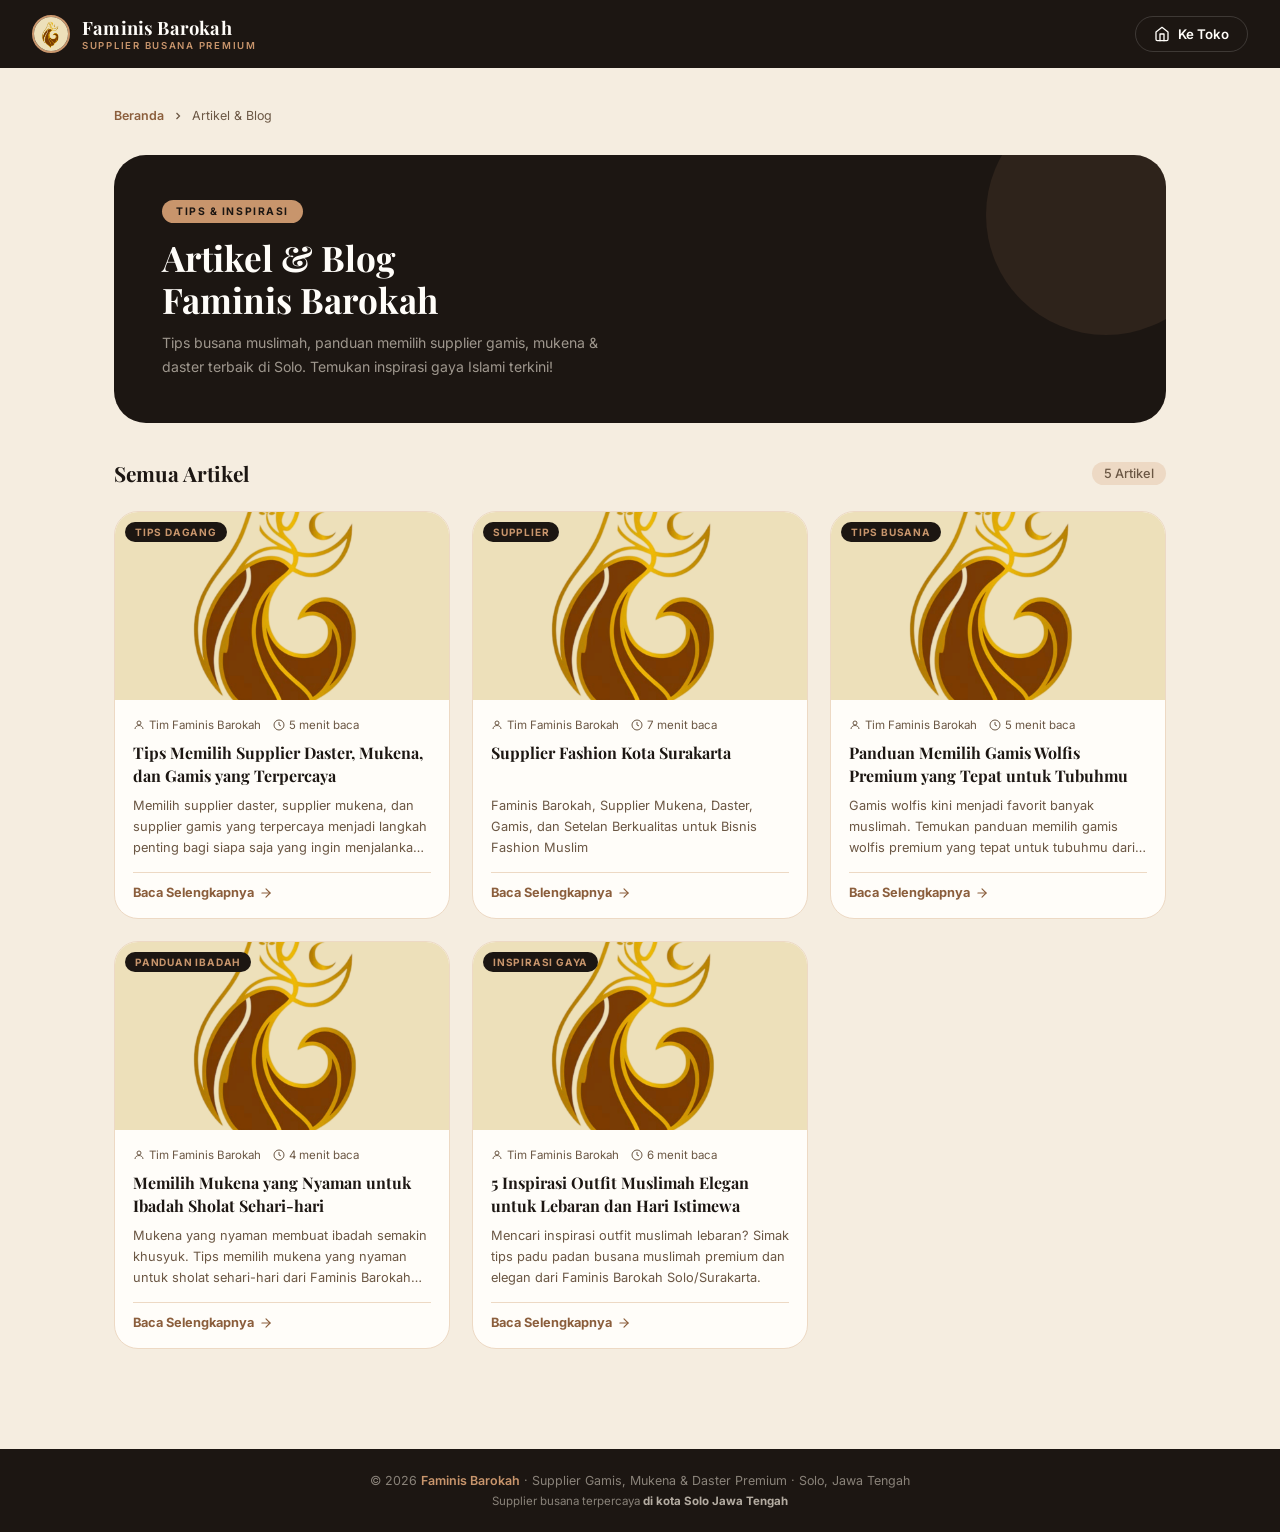
<file: artikel.html>
<!DOCTYPE html>
<html lang="id" prefix="og: https://ogp.me/ns#">

<head>
  <meta charset="UTF-8">
  <meta name="viewport" content="width=device-width, initial-scale=1.0">
  <title id="page-title">Artikel &amp; Blog — Faminis Barokah | Supplier Daster &amp; Mukena Solo/Surakarta</title>
  <meta id="meta-description" name="description"
    content="Baca artikel tips busana muslimah, panduan memilih gamis, mukena, daster dari Faminis Barokah — supplier daster &amp; mukena terpercaya di kota Solo (Surakarta).">
  <meta id="meta-keywords" name="keywords"
    content="supplier daster solo, supplier daster surakarta, supplier mukena solo, supplier mukena surakarta, supplier kota solo, supplier surakarta, faminis barokah">
  <meta name="author" content="Faminis Barokah">
  <meta name="robots" content="index, follow, max-image-preview:large, max-snippet:-1, max-video-preview:-1">
  <meta name="theme-color" content="#1C1612">
  <meta name="google-site-verification" content="CIRZWqxA-xMTuaqORacT7awMSJIpzyz1QcKTmX0oe0s">
  <link rel="icon" type="image/svg+xml" href="/favicon.svg">
  <link rel="shortcut icon" href="/favicon.svg">
  <link rel="apple-touch-icon" href="logofaminis.png">
  <link rel="canonical" id="meta-canonical" href="https://faminisbarokah.my.id/artikel.html">

  <!-- Open Graph -->
  <meta id="og-title" property="og:title" content="Artikel &amp; Blog — Faminis Barokah | Supplier Daster &amp; Mukena Solo/Surakarta">
  <meta id="og-description" property="og:description"
    content="Tips busana muslimah dari Faminis Barokah — supplier daster &amp; mukena terpercaya di kota Solo (Surakarta).">
  <meta id="og-image" property="og:image" content="https://faminisbarokah.my.id/logofaminis.png">
  <meta property="og:image:width" content="1200">
  <meta property="og:image:height" content="630">
  <meta id="og-url" property="og:url" content="https://faminisbarokah.my.id/artikel.html">
  <meta property="og:type" content="website">
  <meta property="og:locale" content="id_ID">
  <meta property="og:site_name" content="Faminis Barokah">

  <!-- Twitter Card -->
  <meta name="twitter:card" content="summary_large_image">
  <meta id="tw-title" name="twitter:title" content="Artikel &amp; Blog — Faminis Barokah | Supplier Daster &amp; Mukena Solo/Surakarta">
  <meta id="tw-description" name="twitter:description"
    content="Tips busana muslimah dari Faminis Barokah — supplier daster &amp; mukena terpercaya di kota Solo (Surakarta).">
  <meta id="tw-image" name="twitter:image" content="https://faminisbarokah.my.id/logofaminis.png">

  <!-- Structured Data (Listing) -->
  <script type="application/ld+json" id="structured-data">
  {
    "@context": "https://schema.org",
    "@type": "Blog",
    "@id": "https://faminisbarokah.my.id/artikel.html",
    "name": "Blog Faminis Barokah",
    "description": "Artikel tips busana muslimah dari supplier daster & mukena terpercaya di kota Solo (Surakarta)",
    "url": "https://faminisbarokah.my.id/artikel.html",
    "publisher": {
      "@type": "Organization",
      "name": "Faminis Barokah",
      "url": "https://faminisbarokah.my.id/",
      "logo": { "@type": "ImageObject", "url": "https://faminisbarokah.my.id/logofaminis.png" }
    },
    "breadcrumb": {
      "@type": "BreadcrumbList",
      "itemListElement": [
        { "@type": "ListItem", "position": 1, "name": "Beranda", "item": "https://faminisbarokah.my.id/" },
        { "@type": "ListItem", "position": 2, "name": "Artikel & Blog", "item": "https://faminisbarokah.my.id/artikel.html" }
      ]
    }
  }
  </script>

  <link rel="preconnect" href="https://fonts.googleapis.com">
  <link href="https://fonts.googleapis.com/css2?family=Playfair+Display:ital,wght@0,400;0,600;0,700;1,400&family=Inter:wght@300;400;500;600;700&display=swap" rel="stylesheet">
  
  <!-- CSS Eksternal (Lebih cepat, cacheable, mengurangi berat HTML) -->
  <link rel="stylesheet" href="artikel.css?v=1.2">

  <!-- Synchronous Head SEO Script (Berjalan instan sebelum DOM digambar untuk bot/crawler) -->
  <script>
    (function() {
      function generateSlug(text) {
        if (!text) return '';
        return text.toString().toLowerCase()
          .replace(/\s+/g, '-')           
          .replace(/[^\w\-]+/g, '')       
          .replace(/\-\-+/g, '-')         
          .replace(/^-+/, '')             
          .replace(/-+$/, '');            
      }
      
      const urlParams = new URLSearchParams(window.location.search);
      let slug = urlParams.get('slug');
      const path = window.location.pathname;
      const match = path.match(/\/artikel\/([a-zA-Z0-9_-]+)/);
      if (match) {
        slug = match[1];
      }

      if (slug) {
        // Mock lookup array
        const list = [
          { judul: 'Tips Memilih Supplier Daster, Mukena, dan Gamis yang Terpercaya', ringkasan: 'Memilih supplier daster, supplier mukena, dan supplier gamis yang terpercaya menjadi langkah penting bagi siapa saja yang ingin menjalankan bisnis fashion muslim maupun pakaian rumahan.', kategori: 'Tips Dagang' },
          { judul: 'Supplier Fashion Kota Surakarta', ringkasan: 'Faminis Barokah, Supplier Mukena, Daster, Gamis, dan Setelan Berkualitas untuk Bisnis Fashion Muslim', kategori: 'Supplier' },
          { judul: 'Panduan Memilih Gamis Wolfis Premium yang Tepat untuk Tubuhmu', ringkasan: 'Gamis wolfis kini menjadi favorit banyak muslimah. Namun, memilih yang tepat butuh pertimbangan khusus.', kategori: 'Tips Busana' },
          { judul: 'Memilih Mukena yang Nyaman untuk Ibadah Sholat Sehari-hari', ringkasan: 'Mukena yang nyaman membuat ibadah semakin khusyuk. Tips memilih mukena terbaik dari supplier mukena premium di Solo.', kategori: 'Panduan Ibadah' },
          { judul: '5 Inspirasi Outfit Muslimah Elegan untuk Lebaran dan Hari Istimewa', ringkasan: 'Hari istimewa butuh tampilan yang istimewa. Temukan 5 inspirasi outfit muslimah elegan.', kategori: 'Inspirasi Gaya' }
        ];
        
        const a = list.find(x => generateSlug(x.judul) === slug);
        if (a) {
          const title = `${a.judul} — Faminis Barokah`;
          const desc = `${a.ringkasan} | Faminis Barokah — Supplier gamis, mukena & daster premium di Solo.`;
          const canonical = match 
            ? `https://faminisbarokah.my.id/artikel/${slug}` 
            : `https://faminisbarokah.my.id/artikel.html?slug=${slug}`;
          
          document.title = title;
          
          // Helper to create or update meta tags dynamically
          const updateTag = (id, selector, attribute, value) => {
            let el = id ? document.getElementById(id) : document.querySelector(selector);
            if (el) el.setAttribute(attribute, value);
          };
          
          window.addEventListener('DOMContentLoaded', () => {
            updateTag('page-title', null, 'textContent', title);
            updateTag('meta-description', null, 'content', desc);
            updateTag('meta-canonical', null, 'href', canonical);
            updateTag('og-title', null, 'content', title);
            updateTag('og-description', null, 'content', desc);
            updateTag('og-url', null, 'content', canonical);
            updateTag('tw-title', null, 'content', title);
            updateTag('tw-description', null, 'content', desc);
          });
        }
      }
    })();
  </script>

  <!-- Tag Canonical Self-Referencing Dinamis (SEO Target) -->
  <script>
    (function() {
      var origin = 'https://faminisbarokah.my.id';
      var path = window.location.pathname;
      if (path !== '/' && path.endsWith('/')) {
        path = path.slice(0, -1);
      }
      var params = new URLSearchParams(window.location.search);
      var cleanParams = new URLSearchParams();
      var seoParams = ['product', 'slug', 'id', 'action'];
      seoParams.forEach(function(p) {
        if (params.has(p)) {
          cleanParams.set(p, params.get(p));
        }
      });
      var query = cleanParams.toString();
      var canonicalUrl = origin + path + (query ? '?' + query : '');
      var canonicalLink = document.querySelector('link[rel="canonical"]');
      if (!canonicalLink) {
        canonicalLink = document.createElement('link');
        canonicalLink.setAttribute('rel', 'canonical');
        document.head.appendChild(canonicalLink);
      }
      canonicalLink.setAttribute('href', canonicalUrl);
    })();
  </script>
</head>

<body>
  <!-- TOPBAR (Dioptimalkan SEO: Brand h1 diubah ke div agar h1 hanya untuk judul halaman) -->
  <header class="topbar" role="banner">
    <a href="index.html" class="topbar-logo" aria-label="Faminis Barokah Beranda">
      <div class="topbar-logo-img">
        <img src="logofaminis.png" alt="Logo Faminis Barokah" onerror="this.src='logofaminis.png'">
      </div>
      <div class="topbar-brand">
        <div class="brand-title">Faminis Barokah</div>
        <p>Supplier Busana Premium</p>
      </div>
    </a>
    <a href="index.html" class="topbar-back" id="topbar-back-btn">
      <svg xmlns="http://www.w3.org/2000/svg" viewBox="0 0 24 24" fill="none" stroke="currentColor" stroke-width="2"
        stroke-linecap="round" stroke-linejoin="round">
        <path d="M3 9l9-7 9 7v11a2 2 0 01-2 2H5a2 2 0 01-2-2z" />
        <polyline points="9 22 9 12 15 12 15 22" />
      </svg>
      <span>Ke Toko</span>
    </a>
  </header>

  <div class="container">
    <!-- ═══════════════ VIEW: LISTING ═══════════════ -->
    <div id="view-list">
      <!-- BREADCRUMB -->
      <nav class="breadcrumb" aria-label="Breadcrumb">
        <a href="index.html">Beranda</a>
        <svg xmlns="http://www.w3.org/2000/svg" viewBox="0 0 24 24" fill="none" stroke="currentColor" stroke-width="2.5">
          <polyline points="9 18 15 12 9 6" />
        </svg>
        <span>Artikel & Blog</span>
      </nav>

      <!-- HERO -->
      <div class="blog-hero">
        <span class="blog-hero-badge">Tips & Inspirasi</span>
        <h1 class="playfair">Artikel & Blog<br>Faminis Barokah</h1>
        <p>Tips busana muslimah, panduan memilih supplier gamis, mukena & daster terbaik di Solo. Temukan inspirasi gaya Islami terkini!</p>
      </div>

      <!-- ARTIKEL LIST FALLBACK (Prerendered untuk SEO Crawler & Instant LCP) -->
      <div class="section-header">
        <h2 class="section-title playfair">Semua Artikel</h2>
        <span class="section-count" id="article-count">3 Artikel</span>
      </div>
      <div class="blog-grid" id="article-grid">
        
        <!-- Fallback Artikel 1 (Gamis) -->
        <a href="artikel/panduan-memilih-gamis-wolfis-premium-yang-tepat-untuk-tubuhmu" class="blog-card" data-id="b1">
          <div class="blog-card-img">
            <img src="logofaminis.png" alt="Panduan Memilih Gamis Wolfis Premium - Supplier Gamis Solo" loading="lazy">
            <span class="blog-card-cat">Tips Busana</span>
          </div>
          <div class="blog-card-body">
            <div class="blog-card-meta">
              <span><svg xmlns="http://www.w3.org/2000/svg" viewBox="0 0 24 24" fill="none" stroke="currentColor" stroke-width="2"><circle cx="12" cy="8" r="4"/><path d="M4 20c0-4 3.6-7 8-7s8 3 8 7"/></svg>Tim Faminis Barokah</span>
              <span><svg xmlns="http://www.w3.org/2000/svg" viewBox="0 0 24 24" fill="none" stroke="currentColor" stroke-width="2"><circle cx="12" cy="12" r="10"/><polyline points="12 6 12 12 16 14"/></svg>5 mnt baca</span>
            </div>
            <h2 class="blog-card-title">Panduan Memilih Gamis Wolfis Premium yang Tepat untuk Tubuhmu</h2>
            <p class="blog-card-excerpt">Gamis wolfis kini menjadi favorit banyak muslimah. Temukan panduan memilih gamis wolfis premium yang tepat untuk tubuhmu dari Faminis Barokah Solo (Surakarta).</p>
            <div class="blog-card-footer">
              <span class="blog-read-more">Baca Selengkapnya
                <svg xmlns="http://www.w3.org/2000/svg" viewBox="0 0 24 24" fill="none" stroke="currentColor" stroke-width="2" stroke-linecap="round" stroke-linejoin="round"><line x1="5" y1="12" x2="19" y2="12"/><polyline points="12 5 19 12 12 19"/></svg>
              </span>
            </div>
          </div>
        </a>

        <!-- Fallback Artikel 2 (Mukena) -->
        <a href="artikel/memilih-mukena-yang-nyaman-untuk-ibadah-sholat-sehari-hari" class="blog-card" data-id="b2">
          <div class="blog-card-img">
            <img src="logofaminis.png" alt="Memilih Mukena yang Nyaman untuk Sholat - Supplier Mukena Surakarta" loading="lazy">
            <span class="blog-card-cat">Panduan Ibadah</span>
          </div>
          <div class="blog-card-body">
            <div class="blog-card-meta">
              <span><svg xmlns="http://www.w3.org/2000/svg" viewBox="0 0 24 24" fill="none" stroke="currentColor" stroke-width="2"><circle cx="12" cy="8" r="4"/><path d="M4 20c0-4 3.6-7 8-7s8 3 8 7"/></svg>Tim Faminis Barokah</span>
              <span><svg xmlns="http://www.w3.org/2000/svg" viewBox="0 0 24 24" fill="none" stroke="currentColor" stroke-width="2"><circle cx="12" cy="12" r="10"/><polyline points="12 6 12 12 16 14"/></svg>4 mnt baca</span>
            </div>
            <h2 class="blog-card-title">Memilih Mukena yang Nyaman untuk Ibadah Sholat Sehari-hari</h2>
            <p class="blog-card-excerpt">Mukena yang nyaman membuat ibadah semakin khusyuk. Tips memilih mukena yang nyaman untuk sholat sehari-hari dari Faminis Barokah Surakarta.</p>
            <div class="blog-card-footer">
              <span class="blog-read-more">Baca Selengkapnya
                <svg xmlns="http://www.w3.org/2000/svg" viewBox="0 0 24 24" fill="none" stroke="currentColor" stroke-width="2" stroke-linecap="round" stroke-linejoin="round"><line x1="5" y1="12" x2="19" y2="12"/><polyline points="12 5 19 12 12 19"/></svg>
              </span>
            </div>
          </div>
        </a>

        <!-- Fallback Artikel 3 (Outfit Lebaran) -->
        <a href="artikel/5-inspirasi-outfit-muslimah-elegan-untuk-lebaran-dan-hari-istimewa" class="blog-card" data-id="b3">
          <div class="blog-card-img">
            <img src="logofaminis.png" alt="Inspirasi Outfit Muslimah Lebaran - Supplier Daster &amp; Mukena Solo" loading="lazy">
            <span class="blog-card-cat">Inspirasi Gaya</span>
          </div>
          <div class="blog-card-body">
            <div class="blog-card-meta">
              <span><svg xmlns="http://www.w3.org/2000/svg" viewBox="0 0 24 24" fill="none" stroke="currentColor" stroke-width="2"><circle cx="12" cy="8" r="4"/><path d="M4 20c0-4 3.6-7 8-7s8 3 8 7"/></svg>Tim Faminis Barokah</span>
              <span><svg xmlns="http://www.w3.org/2000/svg" viewBox="0 0 24 24" fill="none" stroke="currentColor" stroke-width="2"><circle cx="12" cy="12" r="10"/><polyline points="12 6 12 12 16 14"/></svg>6 mnt baca</span>
            </div>
            <h2 class="blog-card-title">5 Inspirasi Outfit Muslimah Elegan untuk Lebaran dan Hari Istimewa</h2>
            <p class="blog-card-excerpt">Mencari inspirasi outfit muslimah lebaran yang elegan? Simak tips padu padan busana muslimah premium dari Faminis Barokah Solo (Surakarta).</p>
            <div class="blog-card-footer">
              <span class="blog-read-more">Baca Selengkapnya
                <svg xmlns="http://www.w3.org/2000/svg" viewBox="0 0 24 24" fill="none" stroke="currentColor" stroke-width="2" stroke-linecap="round" stroke-linejoin="round"><line x1="5" y1="12" x2="19" y2="12"/><polyline points="12 5 19 12 12 19"/></svg>
              </span>
            </div>
          </div>
        </a>

      </div>
    </div>

    <!-- ═══════════════ VIEW: DETAIL ═══════════════ -->
    <div id="view-detail">
      <!-- BREADCRUMB DETAIL -->
      <nav class="breadcrumb" aria-label="Breadcrumb" id="breadcrumb-detail">
        <a href="index.html">Beranda</a>
        <svg xmlns="http://www.w3.org/2000/svg" viewBox="0 0 24 24" fill="none" stroke="currentColor" stroke-width="2.5">
          <polyline points="9 18 15 12 9 6" />
        </svg>
        <a href="artikel.html">Artikel</a>
        <svg xmlns="http://www.w3.org/2000/svg" viewBox="0 0 24 24" fill="none" stroke="currentColor" stroke-width="2.5">
          <polyline points="9 18 15 12 9 6" />
        </svg>
        <span id="breadcrumb-article-title">Artikel</span>
      </nav>

      <!-- BACK BTN -->
      <div class="back-btn-row">
        <button class="back-btn" onclick="showList()" aria-label="Kembali ke daftar artikel">
          <svg xmlns="http://www.w3.org/2000/svg" viewBox="0 0 24 24" fill="none" stroke="currentColor" stroke-width="2"
            stroke-linecap="round" stroke-linejoin="round">
            <polyline points="15 18 9 12 15 6" />
          </svg>
        </button>
        <span class="back-btn-label">Kembali ke Semua Artikel</span>
      </div>

      <div class="detail-wrap">
        <span class="detail-cat-badge" id="detail-cat"></span>
        <h1 class="detail-title" id="detail-title"></h1>
        <div class="detail-meta" id="detail-meta"></div>
        <div class="detail-cover" id="detail-cover"></div>
        <div class="detail-content" id="detail-content"></div>

        <!-- SHARE -->
        <div class="share-row">
          <span class="share-label">Bagikan:</span>
          <button class="share-btn" id="share-wa" onclick="shareWA()">
            <svg viewBox="0 0 24 24" fill="currentColor" style="color:#25D366">
              <path d="M.057 24l1.687-6.163c-1.041-1.804-1.588-3.849-1.587-5.946.003-6.556 5.338-11.891 11.893-11.891 3.181.001 6.167 1.24 8.413 3.488 2.245 2.248 3.481 5.236 3.48 8.414-.003 6.557-5.338 11.892-11.893 11.892-1.99-.001-3.951-.5-5.688-1.448L0 24z" />
            </svg>
            WhatsApp
          </button>
          <button class="share-btn" onclick="copyLink()">
            <svg xmlns="http://www.w3.org/2000/svg" viewBox="0 0 24 24" fill="none" stroke="currentColor" stroke-width="2" stroke-linecap="round" stroke-linejoin="round">
              <path d="M10 13a5 5 0 007.54.54l3-3a5 5 0 00-7.07-7.07l-1.72 1.71" />
              <path d="M14 11a5 5 0 00-7.54-.54l-3 3a5 5 0 007.07 7.07l1.71-1.71" />
            </svg>
            Salin Link
          </button>
        </div>

        <!-- CTA -->
        <div class="cta-box">
          <h3 class="playfair">Tertarik dengan Koleksi Kami?</h3>
          <p>Faminis Barokah — Supplier gamis, mukena & daster premium di Solo, dekat Pasar Klewer. Grosir & eceran tersedia!</p>
          <div class="cta-btn-group">
            <a href="https://wa.me/6288980424363" target="_blank" rel="noopener noreferrer" class="cta-btn wa">
              <svg viewBox="0 0 24 24" fill="currentColor">
                <path d="M.057 24l1.687-6.163c-1.041-1.804-1.588-3.849-1.587-5.946.003-6.556 5.338-11.891 11.893-11.891 3.181.001 6.167 1.24 8.413 3.488 2.245 2.248 3.481 5.236 3.48 8.414-.003 6.557-5.338 11.892-11.893 11.892-1.99-.001-3.951-.5-5.688-1.448L0 24z" />
              </svg>
              Hubungi Admin
            </a>
            <a href="index.html" class="cta-btn toko">
              <svg xmlns="http://www.w3.org/2000/svg" viewBox="0 0 24 24" fill="none" stroke="currentColor" stroke-width="2" stroke-linecap="round" stroke-linejoin="round">
                <path d="M3 9l9-7 9 7v11a2 2 0 01-2 2H5a2 2 0 01-2-2z" />
                <polyline points="9 22 9 12 15 12 15 22" />
              </svg>
              Lihat Koleksi
            </a>
          </div>
        </div>

        <!-- RELATED -->
        <div class="related">
          <h2 class="related-title playfair">Artikel Terkait</h2>
          <div class="related-grid" id="related-grid"></div>
        </div>
      </div>
    </div>
  </div>

  <!-- FOOTER -->
  <footer class="site-footer" role="contentinfo">
    <p>© 2026 <a href="index.html">Faminis Barokah</a> · Supplier Gamis, Mukena & Daster Premium · Solo, Jawa Tengah</p>
    <p style="margin-top:6px;font-size:.72rem">Supplier busana terpercaya <strong style="color:rgba(245,237,224,.7)">di kota Solo Jawa Tengah</strong></p>
  </footer>

  <!-- MOBILE BOTTOM NAV (5 item) -->
  <nav class="mobile-bottom-nav">
    <a href="index.html?page=home" class="mnav-btn" id="mnav-home"><svg xmlns="http://www.w3.org/2000/svg"
        viewBox="0 0 24 24" fill="none" stroke="currentColor" stroke-width="2" stroke-linecap="round"
        stroke-linejoin="round">
        <path d="M3 9l9-7 9 7v11a2 2 0 01-2 2H5a2 2 0 01-2-2z" />
        <polyline points="9 22 9 12 15 12 15 22" />
      </svg><span>Home</span></a>
    <a href="index.html?page=promo" class="mnav-btn" id="mnav-promo"><svg xmlns="http://www.w3.org/2000/svg"
        viewBox="0 0 24 24" fill="none" stroke="currentColor" stroke-width="2" stroke-linecap="round"
        stroke-linejoin="round">
        <path d="M20.59 13.41l-7.17 7.17a2 2 0 01-2.83 0L2 12V2h10l8.59 8.59a2 2 0 010 2.82z" />
        <line x1="7" y1="7" x2="7.01" y2="7" />
      </svg><span>Promo</span></a>
    <a href="artikel.html" class="mnav-btn active" id="mnav-blog"><svg xmlns="http://www.w3.org/2000/svg" viewBox="0 0 24 24"
        fill="none" stroke="currentColor" stroke-width="2" stroke-linecap="round" stroke-linejoin="round">
        <path d="M4 19.5A2.5 2.5 0 016.5 17H20" />
        <path d="M6.5 2H20v20H6.5A2.5 2.5 0 014 19.5v-15A2.5 2.5 0 016.5 2z" />
      </svg><span>Artikel</span></a>
    <a href="index.html?page=cart" class="mnav-btn" id="mnav-cart" style="position:relative"><svg
        xmlns="http://www.w3.org/2000/svg" viewBox="0 0 24 24" fill="none" stroke="currentColor" stroke-width="2"
        stroke-linecap="round" stroke-linejoin="round">
        <path d="M6 2L3 6v14a2 2 0 002 2h14a2 2 0 002-2V6l-3-4z" />
        <line x1="3" y1="6" x2="21" y2="6" />
        <path d="M16 10a4 4 0 01-8 0" />
      </svg><span class="mnav-badge" id="mnav-cart-badge">0</span><span>Keranjang</span></a>
    <a href="index.html?page=about" class="mnav-btn" id="mnav-about"><svg xmlns="http://www.w3.org/2000/svg"
        viewBox="0 0 24 24" fill="none" stroke="currentColor" stroke-width="2" stroke-linecap="round"
        stroke-linejoin="round">
        <path d="M3 9l9-7 9 7v11a2 2 0 01-2 2H5a2 2 0 01-2-2z" />
        <circle cx="12" cy="12" r="3" />
      </svg><span>Toko</span></a>
  </nav>

  <!-- Templated Variable Injection -->
  <script>
    window.SCRIPT_URL = '<?= ScriptApp.getService().getUrl() ?>';
    if (window.SCRIPT_URL.startsWith('<?=')) {
      window.SCRIPT_URL = 'https://script.google.com/macros/s/AKfycbxPIZD8miWMm4nSM8eJOeB9htfbRSbRgeDeBRXLMAlMWf-HAFsOydRuAYk_6IeZCOOn/exec';
    }
  </script>
  
  <!-- Logic Eksternal (Lebih cepat, cacheable, bersih dari HTML) -->
  <script src="artikel.js?v=1.1"></script>
</body>

</html>
</file>
<file: artikel.css>
:root {
  --ink: #1C1612;
  --ink-soft: #6B5744;
  --cream: #F5EDE0;
  --cream-mid: #EDD9C4;
  --cream-light: #FFFDF9;
  --amber: #C8956C;
  --amber-dark: #8B5E3C;
  --amber-pale: #F2DCC8;
  --white: #FFFFFF;
  --success: #4A7C59;
  --radius-sm: 10px;
  --radius-md: 16px;
  --radius-lg: 24px;
  --radius-xl: 32px;
  --shadow-sm: 0 2px 8px rgba(28, 22, 18, .07);
  --shadow-md: 0 6px 24px rgba(28, 22, 18, .10);
  --shadow-lg: 0 16px 48px rgba(28, 22, 18, .13);
  --transition: .22s cubic-bezier(.4, 0, .2, 1);
}

*,
*::before,
*::after {
  box-sizing: border-box;
  margin: 0;
  padding: 0
}

html {
  scroll-behavior: smooth
}

body {
  font-family: 'Inter', sans-serif;
  background: var(--cream);
  color: var(--ink);
  -webkit-font-smoothing: antialiased;
}

a {
  text-decoration: none;
  color: inherit
}

button {
  cursor: pointer;
  border: none;
  background: none;
  font-family: inherit
}

img {
  display: block;
  max-width: 100%
}

::-webkit-scrollbar {
  width: 6px
}

::-webkit-scrollbar-track {
  background: var(--cream)
}

::-webkit-scrollbar-thumb {
  background: var(--cream-mid);
  border-radius: 99px
}

::-webkit-scrollbar-thumb:hover {
  background: var(--amber)
}

.playfair {
  font-family: 'Playfair Display', serif
}

/* TOPBAR */
.topbar {
  display: flex;
  align-items: center;
  padding: 0 32px;
  height: 68px;
  background: var(--ink);
  position: sticky;
  top: 0;
  z-index: 100;
  gap: 16px
}

.topbar-logo {
  display: flex;
  align-items: center;
  gap: 12px;
  text-decoration: none;
  flex-shrink: 0
}

.topbar-logo-img {
  width: 38px;
  height: 38px;
  border-radius: 50%;
  overflow: hidden;
  border: 2px solid var(--amber);
  flex-shrink: 0
}

.topbar-logo-img img {
  width: 100%;
  height: 100%;
  object-fit: cover
}

.topbar-brand div.brand-title {
  font-family: 'Playfair Display', serif;
  font-size: 1.15rem;
  font-weight: 700;
  color: var(--cream-light);
  letter-spacing: .01em;
  line-height: 1.2
}

.topbar-brand p {
  font-size: .6rem;
  letter-spacing: .18em;
  color: var(--amber);
  font-weight: 600;
  text-transform: uppercase
}

.topbar-back {
  display: flex;
  align-items: center;
  gap: 8px;
  padding: 9px 18px;
  border-radius: 99px;
  border: 1.5px solid rgba(255, 255, 255, .15);
  color: var(--cream-light);
  font-size: .83rem;
  font-weight: 600;
  transition: var(--transition);
  margin-left: auto;
  flex-shrink: 0
}

.topbar-back:hover {
  border-color: var(--amber);
  background: rgba(200, 149, 108, .15)
}

.topbar-back svg {
  width: 16px;
  height: 16px
}

/* LAYOUT */
.container {
  max-width: 1100px;
  margin: 0 auto;
  padding: 40px 24px
}

/* BREADCRUMB */
.breadcrumb {
  display: flex;
  align-items: center;
  gap: 8px;
  font-size: .78rem;
  color: var(--ink-soft);
  margin-bottom: 32px;
  flex-wrap: wrap
}

.breadcrumb a {
  color: var(--amber-dark);
  font-weight: 600;
  transition: var(--transition)
}

.breadcrumb a:hover {
  color: var(--amber)
}

.breadcrumb svg {
  width: 12px;
  height: 12px;
  flex-shrink: 0
}

/* VIEW TOGGLE */
#view-list {
  display: block
}

#view-detail {
  display: none
}

/* PAGE HERO (listing) */
.blog-hero {
  background: var(--ink);
  border-radius: var(--radius-xl);
  padding: 44px 48px;
  margin-bottom: 36px;
  position: relative;
  overflow: hidden;
}

.blog-hero::before {
  content: '';
  position: absolute;
  right: -60px;
  top: -60px;
  width: 240px;
  height: 240px;
  background: var(--amber);
  border-radius: 50%;
  opacity: .1
}

.blog-hero-badge {
  display: inline-block;
  font-size: .65rem;
  font-weight: 700;
  letter-spacing: .15em;
  text-transform: uppercase;
  background: var(--amber);
  color: var(--ink);
  padding: 5px 14px;
  border-radius: 99px;
  margin-bottom: 14px
}

.blog-hero h1 {
  font-family: 'Playfair Display', serif;
  font-size: clamp(1.5rem, 3vw, 2.2rem);
  color: var(--cream-light);
  line-height: 1.2;
  margin-bottom: 10px
}

.blog-hero p {
  font-size: .88rem;
  color: rgba(245, 237, 224, .6);
  max-width: 480px;
  line-height: 1.7
}

/* SECTION HEADER */
.section-header {
  display: flex;
  align-items: center;
  justify-content: space-between;
  margin-bottom: 24px
}

.section-title {
  font-family: 'Playfair Display', serif;
  font-size: 1.3rem;
  font-weight: 700;
  color: var(--ink)
}

.section-count {
  font-size: .8rem;
  color: var(--ink-soft);
  font-weight: 500;
  background: var(--cream-mid);
  padding: 4px 12px;
  border-radius: 99px
}

/* BLOG GRID */
.blog-grid {
  display: grid;
  grid-template-columns: repeat(auto-fill, minmax(300px, 1fr));
  gap: 22px
}

.blog-card {
  background: var(--cream-light);
  border-radius: var(--radius-lg);
  overflow: hidden;
  border: 1.5px solid var(--cream-mid);
  transition: var(--transition);
  cursor: pointer;
  display: flex;
  flex-direction: column
}

.blog-card:hover {
  transform: translateY(-4px);
  box-shadow: var(--shadow-md);
  border-color: var(--amber-pale)
}

.blog-card-img {
  aspect-ratio: 16/9;
  overflow: hidden;
  position: relative;
  background: var(--cream)
}

.blog-card-img img {
  width: 100%;
  height: 100%;
  object-fit: cover;
  transition: transform .4s ease
}

.blog-card:hover .blog-card-img img {
  transform: scale(1.04)
}

.blog-card-cat {
  position: absolute;
  top: 10px;
  left: 10px;
  font-size: .63rem;
  font-weight: 700;
  letter-spacing: .08em;
  text-transform: uppercase;
  background: var(--ink);
  color: var(--amber);
  padding: 4px 10px;
  border-radius: 99px
}

.blog-card-body {
  padding: 18px;
  flex: 1;
  display: flex;
  flex-direction: column
}

.blog-card-meta {
  display: flex;
  align-items: center;
  flex-wrap: wrap;
  gap: 12px;
  font-size: .72rem;
  color: var(--ink-soft);
  margin-bottom: 10px
}

.blog-card-meta span {
  display: flex;
  align-items: center;
  gap: 4px
}

.blog-card-meta svg {
  width: 12px;
  height: 12px
}

.blog-card-title {
  font-family: 'Playfair Display', serif;
  font-size: 1rem;
  font-weight: 700;
  color: var(--ink);
  line-height: 1.4;
  margin-bottom: 8px;
  flex: 1;
  display: -webkit-box;
  -webkit-line-clamp: 2;
  line-clamp: 2;
  -webkit-box-orient: vertical;
  overflow: hidden
}

.blog-card-excerpt {
  font-size: .8rem;
  color: var(--ink-soft);
  line-height: 1.65;
  display: -webkit-box;
  -webkit-line-clamp: 3;
  line-clamp: 3;
  -webkit-box-orient: vertical;
  overflow: hidden;
  margin-bottom: 14px
}

.blog-card-footer {
  display: flex;
  align-items: center;
  padding-top: 12px;
  border-top: 1px solid var(--cream-mid)
}

.blog-read-more {
  font-size: .8rem;
  font-weight: 700;
  color: var(--amber-dark);
  display: flex;
  align-items: center;
  gap: 5px;
  transition: var(--transition)
}

.blog-card:hover .blog-read-more {
  gap: 9px
}

.blog-read-more svg {
  width: 14px;
  height: 14px
}

/* SKELETON */
.skeleton-card {
  background: var(--cream-light);
  border-radius: var(--radius-lg);
  overflow: hidden;
  border: 1.5px solid var(--cream-mid)
}

.skeleton-img {
  aspect-ratio: 16/9;
  background: linear-gradient(90deg, var(--cream-mid) 25%, var(--cream) 50%, var(--cream-mid) 75%);
  background-size: 200% 100%;
  animation: shimmer 1.4s infinite
}

.skeleton-body {
  padding: 18px
}

.skeleton-line {
  height: 11px;
  border-radius: 6px;
  background: linear-gradient(90deg, var(--cream-mid) 25%, var(--cream) 50%, var(--cream-mid) 75%);
  background-size: 200% 100%;
  animation: shimmer 1.4s infinite;
  margin-bottom: 8px
}

.skeleton-line.short {
  width: 50%
}

.skeleton-line.long {
  width: 85%
}

@keyframes shimmer {
  from {
    background-position: 200% 0
  }
  to {
    background-position: -200% 0
  }
}

/* ARTICLE DETAIL */
.detail-wrap {
  max-width: 760px
}

.detail-cat-badge {
  display: inline-block;
  font-size: .65rem;
  font-weight: 700;
  letter-spacing: .12em;
  text-transform: uppercase;
  background: var(--amber-pale);
  color: var(--amber-dark);
  padding: 5px 12px;
  border-radius: 99px;
  margin-bottom: 14px;
  border: 1px solid var(--amber)
}

.detail-title {
  font-family: 'Playfair Display', serif;
  font-size: clamp(1.4rem, 2.8vw, 2rem);
  font-weight: 700;
  line-height: 1.3;
  color: var(--ink);
  margin-bottom: 16px
}

.detail-meta {
  display: flex;
  align-items: center;
  flex-wrap: wrap;
  gap: 16px;
  font-size: .78rem;
  color: var(--ink-soft);
  padding-bottom: 18px;
  border-bottom: 1.5px solid var(--cream-mid);
  margin-bottom: 24px
}

.detail-meta span {
  display: flex;
  align-items: center;
  gap: 5px
}

.detail-meta svg {
  width: 14px;
  height: 14px;
  flex-shrink: 0
}

.detail-cover {
  width: 100%;
  max-width: 760px;
  aspect-ratio: 16/9;
  border-radius: var(--radius-lg);
  overflow: hidden;
  margin-bottom: 28px;
  border: 1.5px solid var(--cream-mid)
}

.detail-cover img {
  width: 100%;
  height: 100%;
  object-fit: cover
}

.detail-content p {
  font-size: .92rem;
  line-height: 1.85;
  color: var(--ink-soft);
  margin-bottom: 18px
}

.detail-content h2 {
  font-family: 'Playfair Display', serif;
  font-size: 1.25rem;
  font-weight: 700;
  color: var(--ink);
  margin: 32px 0 12px
}

.detail-content h3 {
  font-size: 1rem;
  font-weight: 700;
  color: var(--ink);
  margin: 22px 0 8px
}

.detail-content ul {
  margin: 0 0 18px 24px;
  list-style: disc
}

.detail-content ul li {
  font-size: .92rem;
  line-height: 1.8;
  color: var(--ink-soft);
  margin-bottom: 6px
}

.detail-content strong {
  color: var(--ink);
  font-weight: 700
}

/* CTA BOX */
.cta-box {
  background: var(--ink);
  border-radius: var(--radius-xl);
  padding: 32px 36px;
  text-align: center;
  margin-top: 40px;
  max-width: 760px
}

.cta-box h3 {
  font-family: 'Playfair Display', serif;
  font-size: 1.25rem;
  color: var(--cream-light);
  margin-bottom: 8px
}

.cta-box p {
  font-size: .85rem;
  color: rgba(245, 237, 224, .65);
  margin-bottom: 20px;
  line-height: 1.6
}

.cta-btn-group {
  display: flex;
  gap: 12px;
  justify-content: center;
  flex-wrap: wrap
}

.cta-btn {
  display: inline-flex;
  align-items: center;
  gap: 8px;
  font-size: .84rem;
  font-weight: 700;
  padding: 12px 24px;
  border-radius: var(--radius-sm);
  transition: var(--transition)
}

.cta-btn.wa {
  background: #25D366;
  color: #fff
}

.cta-btn.wa:hover {
  background: #1ebe5c
}

.cta-btn.toko {
  background: var(--amber);
  color: var(--ink)
}

.cta-btn.toko:hover {
  background: #d9a07a
}

.cta-btn svg {
  width: 16px;
  height: 16px
}

/* RELATED */
.related {
  margin-top: 48px;
  padding-top: 32px;
  border-top: 1.5px solid var(--cream-mid)
}

.related-title {
  font-family: 'Playfair Display', serif;
  font-size: 1.15rem;
  font-weight: 700;
  color: var(--ink);
  margin-bottom: 18px
}

.related-grid {
  display: grid;
  grid-template-columns: repeat(auto-fill, minmax(240px, 1fr));
  gap: 16px
}

/* BACK BTN */
.back-btn-row {
  display: flex;
  align-items: center;
  gap: 12px;
  margin-bottom: 28px
}

.back-btn {
  width: 40px;
  height: 40px;
  border-radius: 50%;
  border: 1.5px solid var(--cream-mid);
  background: var(--cream-light);
  display: flex;
  align-items: center;
  justify-content: center;
  transition: var(--transition);
  flex-shrink: 0
}

.back-btn:hover {
  border-color: var(--amber);
  background: var(--amber-pale)
}

.back-btn svg {
  width: 17px;
  height: 17px;
  color: var(--ink)
}

.back-btn-label {
  font-size: .84rem;
  font-weight: 600;
  color: var(--ink-soft)
}

/* SHARE */
.share-row {
  display: flex;
  align-items: center;
  gap: 10px;
  margin-top: 28px;
  flex-wrap: wrap
}

.share-label {
  font-size: .78rem;
  font-weight: 700;
  color: var(--ink-soft);
  text-transform: uppercase;
  letter-spacing: .1em
}

.share-btn {
  display: inline-flex;
  align-items: center;
  gap: 6px;
  font-size: .78rem;
  font-weight: 700;
  padding: 8px 14px;
  border-radius: 99px;
  border: 1.5px solid var(--cream-mid);
  background: var(--cream-light);
  color: var(--ink);
  transition: var(--transition)
}

.share-btn:hover {
  border-color: var(--amber);
  background: var(--amber-pale)
}

.share-btn svg {
  width: 14px;
  height: 14px
}

/* NO ARTICLE */
.no-article {
  text-align: center;
  padding: 80px 20px;
  color: var(--ink-soft)
}

.no-article svg {
  width: 52px;
  height: 52px;
  color: var(--cream-mid);
  margin: 0 auto 16px
}

.no-article h3 {
  font-size: 1rem;
  font-weight: 600;
  color: var(--ink);
  margin-bottom: 8px
}

.no-article p {
  font-size: .85rem
}

/* FOOTER */
.site-footer {
  background: var(--ink);
  color: rgba(245, 237, 224, .5);
  text-align: center;
  padding: 24px;
  font-size: .78rem;
  margin-top: 60px
}

.site-footer a {
  color: var(--amber);
  font-weight: 600
}

/* MOBILE BOTTOM NAV */
.mobile-bottom-nav {
  display: none;
  position: fixed;
  bottom: 0;
  left: 0;
  right: 0;
  background: var(--cream-light);
  border-top: 1.5px solid var(--cream-mid);
  padding: 8px 0 env(safe-area-inset-bottom, 8px);
  z-index: 100;
  justify-content: space-around;
  align-items: center
}

.mnav-btn {
  display: flex;
  flex-direction: column;
  align-items: center;
  gap: 3px;
  padding: 6px 8px;
  border-radius: var(--radius-sm);
  transition: var(--transition);
  color: var(--ink-soft);
  position: relative;
  text-decoration: none
}

.mnav-btn svg {
  width: 21px;
  height: 21px;
  position: relative;
  z-index: 2
}

.mnav-btn span {
  font-size: .58rem;
  font-weight: 600;
  letter-spacing: .03em;
  position: relative;
  z-index: 2
}

.mnav-btn.active {
  color: var(--amber-dark);
}

.mnav-btn.active span {
  color: var(--ink);
  font-weight: 700;
}

.mnav-btn.active::before {
  content: '';
  position: absolute;
  top: 4px;
  width: 44px;
  height: 25px;
  background: rgba(193, 154, 107, 0.16); /* Golden-cream glow pill */
  border-radius: 12px;
  z-index: 1;
  animation: pillGlow 0.35s cubic-bezier(0.175, 0.885, 0.32, 1.275) forwards;
}

.mnav-btn.active svg {
  animation: navPop 0.4s cubic-bezier(0.175, 0.885, 0.32, 1.275) forwards;
}

.mnav-badge {
  position: absolute;
  top: 4px;
  right: 4px;
  min-width: 16px;
  height: 16px;
  background: var(--amber);
  color: var(--ink);
  font-size: .58rem;
  font-weight: 800;
  border-radius: 99px;
  display: none;
  align-items: center;
  justify-content: center;
  border: 2px solid var(--cream-light);
  z-index: 3
}

.mnav-badge.visible {
  display: flex
}

@keyframes navPop {
  0% { transform: scale(1); }
  50% { transform: scale(1.22); }
  100% { transform: scale(1); }
}

@keyframes pillGlow {
  from { transform: scale(0.6); opacity: 0; }
  to { transform: scale(1); opacity: 1; }
}

/* RESPONSIVE */
@media (max-width: 768px) {
  .mobile-bottom-nav {
    display: flex;
  }
  .site-footer {
    padding-bottom: 80px;
  }
  .topbar {
    padding: 0 16px;
    height: 58px
  }

  .topbar-back span {
    display: none
  }

  .topbar-back {
    padding: 9px 12px
  }

  .container {
    padding: 24px 16px
  }

  .blog-hero {
    padding: 28px 24px
  }

  .blog-grid {
    grid-template-columns: 1fr
  }

  .cta-box {
    padding: 24px 20px
  }

  .related-grid {
    grid-template-columns: 1fr
  }
}
</file>
